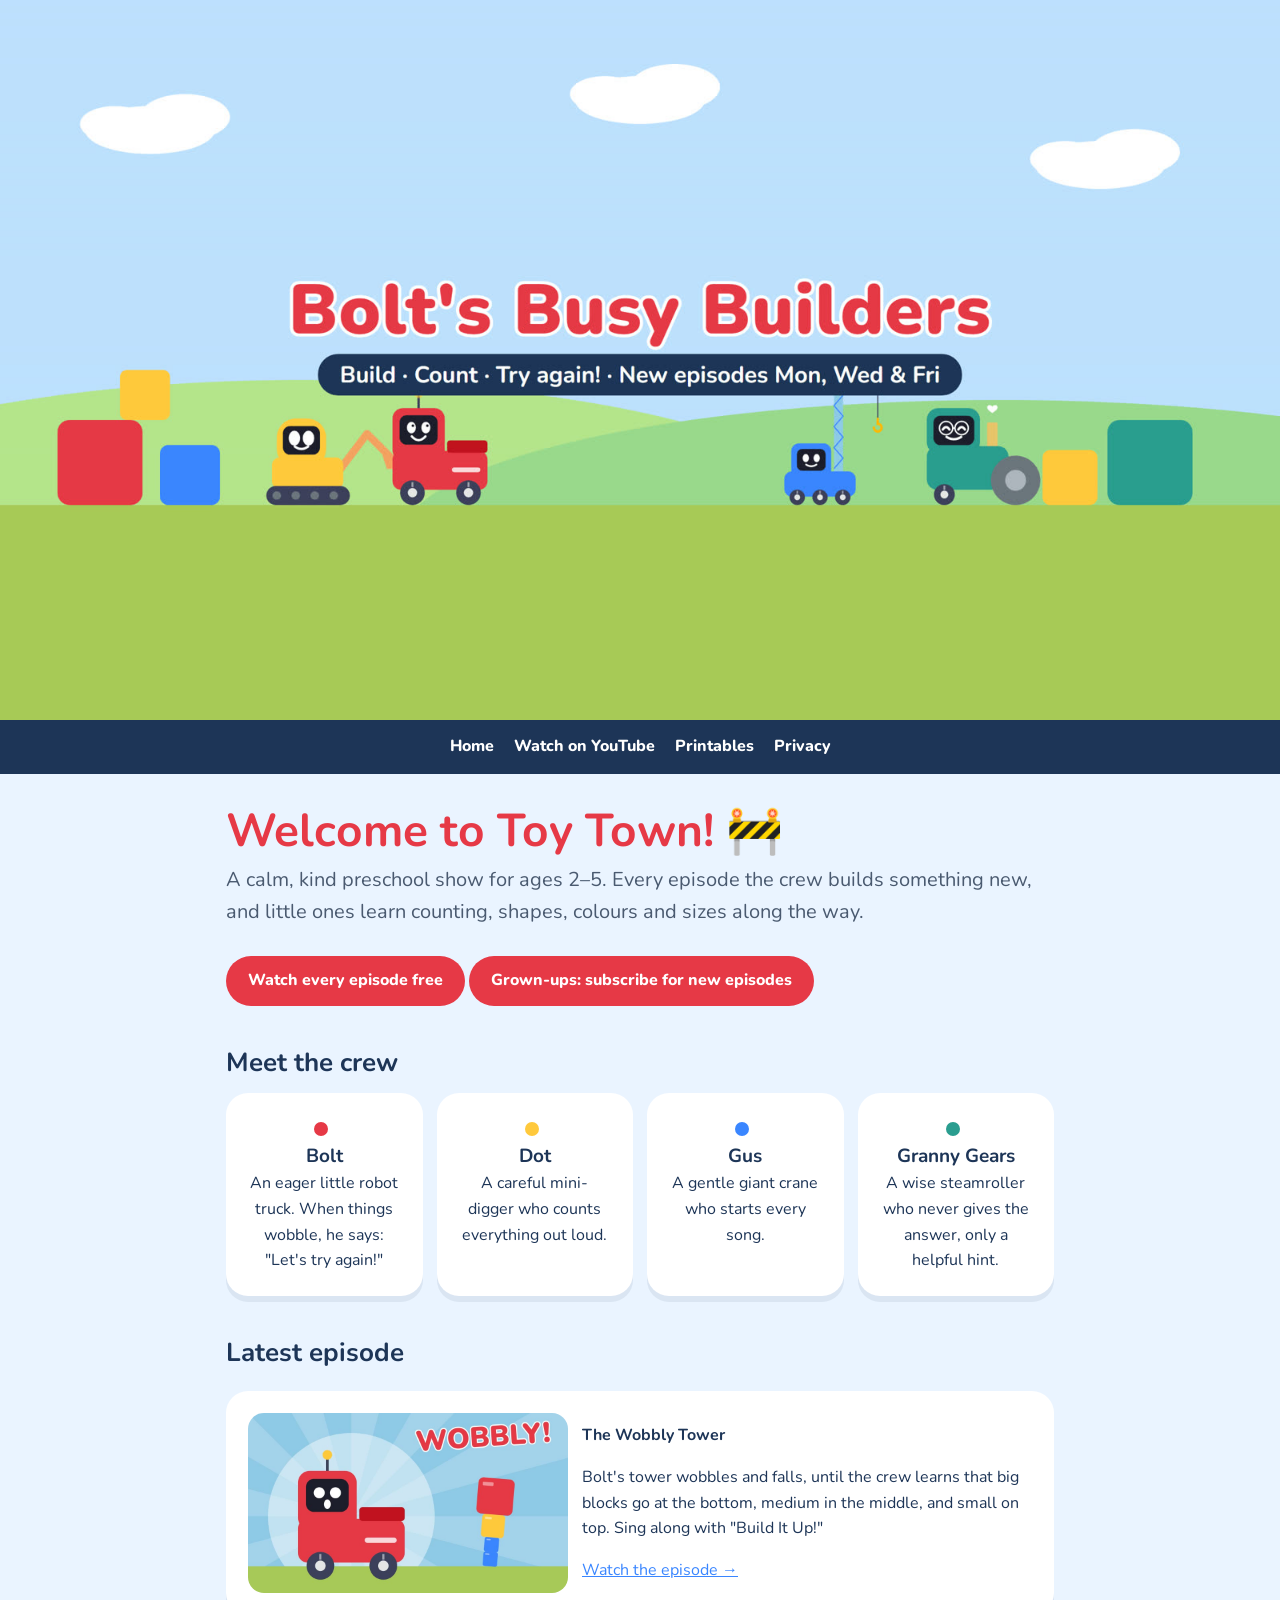
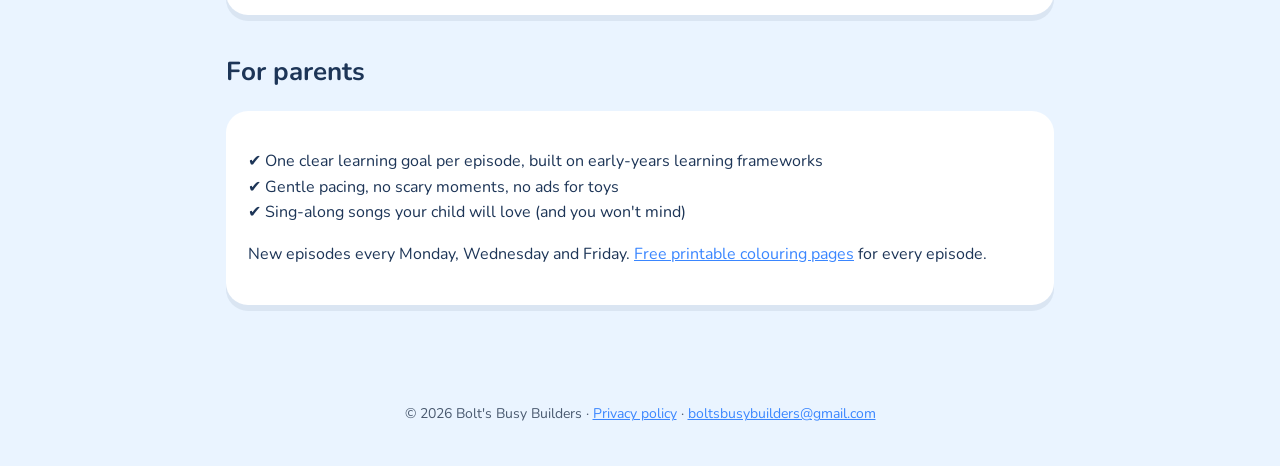
<file: index.html>
<!doctype html>
<html lang="en">
<head>
  <meta charset="utf-8">
  <meta name="viewport" content="width=device-width, initial-scale=1">
  <title>Bolt's Busy Builders</title>
  <meta name="description" content="A calm, kind preschool show for ages 2–5. Bolt the little red robot truck and his crew build something new every episode while little ones learn counting, shapes, colours and sizes.">
  <link rel="icon" href="img/bolt.png">
  <link rel="preconnect" href="https://fonts.googleapis.com">
  <link href="https://fonts.googleapis.com/css2?family=Nunito:wght@600;800&display=swap" rel="stylesheet">
  <link rel="stylesheet" href="style.css">
</head>
<body>
  <header class="hero"><img src="img/banner.jpg" alt="Bolt's Busy Builders: Bolt, Dot, Gus and Granny Gears in Toy Town"></header>
  <nav>
    <a href="./">Home</a>
    <a href="https://www.youtube.com/@BoltsBusyBuilders">Watch on YouTube</a>
    <a href="printables.html">Printables</a>
    <a href="privacy.html">Privacy</a>
  </nav>
  <main>
    <h1>Welcome to Toy Town! 🚧</h1>
    <p class="lead">A calm, kind preschool show for ages 2–5. Every episode the crew builds something new, and little ones learn counting, shapes, colours and sizes along the way.</p>
    <a class="btn" href="https://www.youtube.com/playlist?list=PLDPJHnyGt6yo">Watch every episode free</a>
    <a class="btn" href="https://www.youtube.com/@BoltsBusyBuilders?sub_confirmation=1">Grown-ups: subscribe for new episodes</a>

    <h2>Meet the crew</h2>
    <div class="crew">
      <div class="card"><span class="dot" style="background:#e63946"></span><strong>Bolt</strong>An eager little robot truck. When things wobble, he says: "Let's try again!"</div>
      <div class="card"><span class="dot" style="background:#ffc93c"></span><strong>Dot</strong>A careful mini-digger who counts everything out loud.</div>
      <div class="card"><span class="dot" style="background:#3a86ff"></span><strong>Gus</strong>A gentle giant crane who starts every song.</div>
      <div class="card"><span class="dot" style="background:#2a9d8f"></span><strong>Granny Gears</strong>A wise steamroller who never gives the answer, only a helpful hint.</div>
    </div>

    <h2>Latest episode</h2>
    <div class="card episode">
      <a href="https://youtu.be/Ca8i6HdeKqs"><img src="img/ep01.jpg" alt="The Wobbly Tower episode thumbnail"></a>
      <div>
        <strong>The Wobbly Tower</strong>
        <p>Bolt's tower wobbles and falls, until the crew learns that big blocks go at the bottom, medium in the middle, and small on top. Sing along with "Build It Up!"</p>
        <a href="https://youtu.be/Ca8i6HdeKqs">Watch the episode →</a>
      </div>
    </div>

    <h2>For parents</h2>
    <div class="card">
      <p>✔ One clear learning goal per episode, built on early-years learning frameworks<br>
      ✔ Gentle pacing, no scary moments, no ads for toys<br>
      ✔ Sing-along songs your child will love (and you won't mind)</p>
      <p>New episodes every Monday, Wednesday and Friday. <a href="printables.html">Free printable colouring pages</a> for every episode.</p>
    </div>
  </main>
  <footer>© 2026 Bolt's Busy Builders · <a href="privacy.html">Privacy policy</a> · <a href="mailto:boltsbusybuilders@gmail.com">boltsbusybuilders@gmail.com</a></footer>
</body>
</html>
</file>
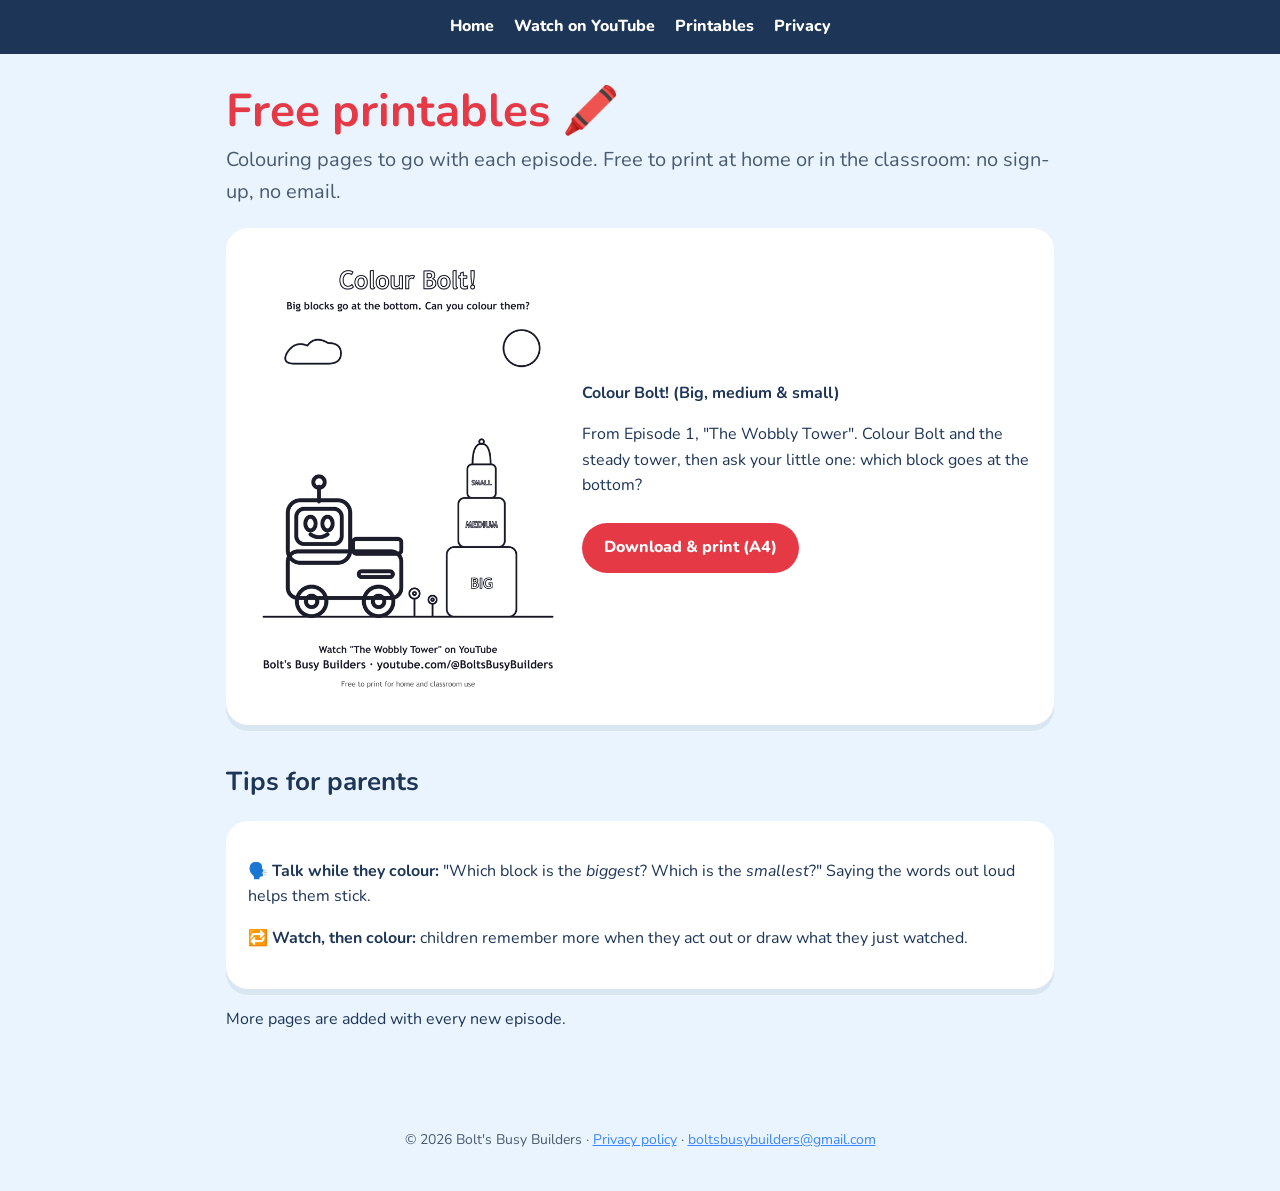
<file: printables.html>
<!doctype html>
<html lang="en">
<head>
  <meta charset="utf-8">
  <meta name="viewport" content="width=device-width, initial-scale=1">
  <title>Free Printables · Bolt's Busy Builders</title>
  <meta name="description" content="Free printable colouring pages and activity sheets for toddlers and preschoolers from Bolt's Busy Builders. Print at home or in the classroom.">
  <link rel="icon" href="img/bolt.png">
  <link href="https://fonts.googleapis.com/css2?family=Nunito:wght@600;800&display=swap" rel="stylesheet">
  <link rel="stylesheet" href="style.css">
</head>
<body>
  <nav>
    <a href="./">Home</a>
    <a href="https://www.youtube.com/@BoltsBusyBuilders">Watch on YouTube</a>
    <a href="printables.html">Printables</a>
    <a href="privacy.html">Privacy</a>
  </nav>
  <main>
    <h1>Free printables 🖍️</h1>
    <p class="lead">Colouring pages to go with each episode. Free to print at home or in the classroom: no sign-up, no email.</p>

    <div class="card episode">
      <a href="printables/bolt-tower-colouring.png" download><img src="printables/bolt-tower-colouring-preview.png" alt="Colouring page: Bolt next to a steady tower of big, medium and small blocks"></a>
      <div>
        <strong>Colour Bolt! (Big, medium &amp; small)</strong>
        <p>From Episode 1, "The Wobbly Tower". Colour Bolt and the steady tower, then ask your little one: which block goes at the bottom?</p>
        <a class="btn" href="printables/bolt-tower-colouring.png" download>Download &amp; print (A4)</a>
      </div>
    </div>

    <h2>Tips for parents</h2>
    <div class="card">
      <p>🗣️ <strong>Talk while they colour:</strong> "Which block is the <em>biggest</em>? Which is the <em>smallest</em>?" Saying the words out loud helps them stick.</p>
      <p>🔁 <strong>Watch, then colour:</strong> children remember more when they act out or draw what they just watched.</p>
    </div>
    <p>More pages are added with every new episode.</p>
  </main>
  <footer>© 2026 Bolt's Busy Builders · <a href="privacy.html">Privacy policy</a> · <a href="mailto:boltsbusybuilders@gmail.com">boltsbusybuilders@gmail.com</a></footer>
</body>
</html>
</file>
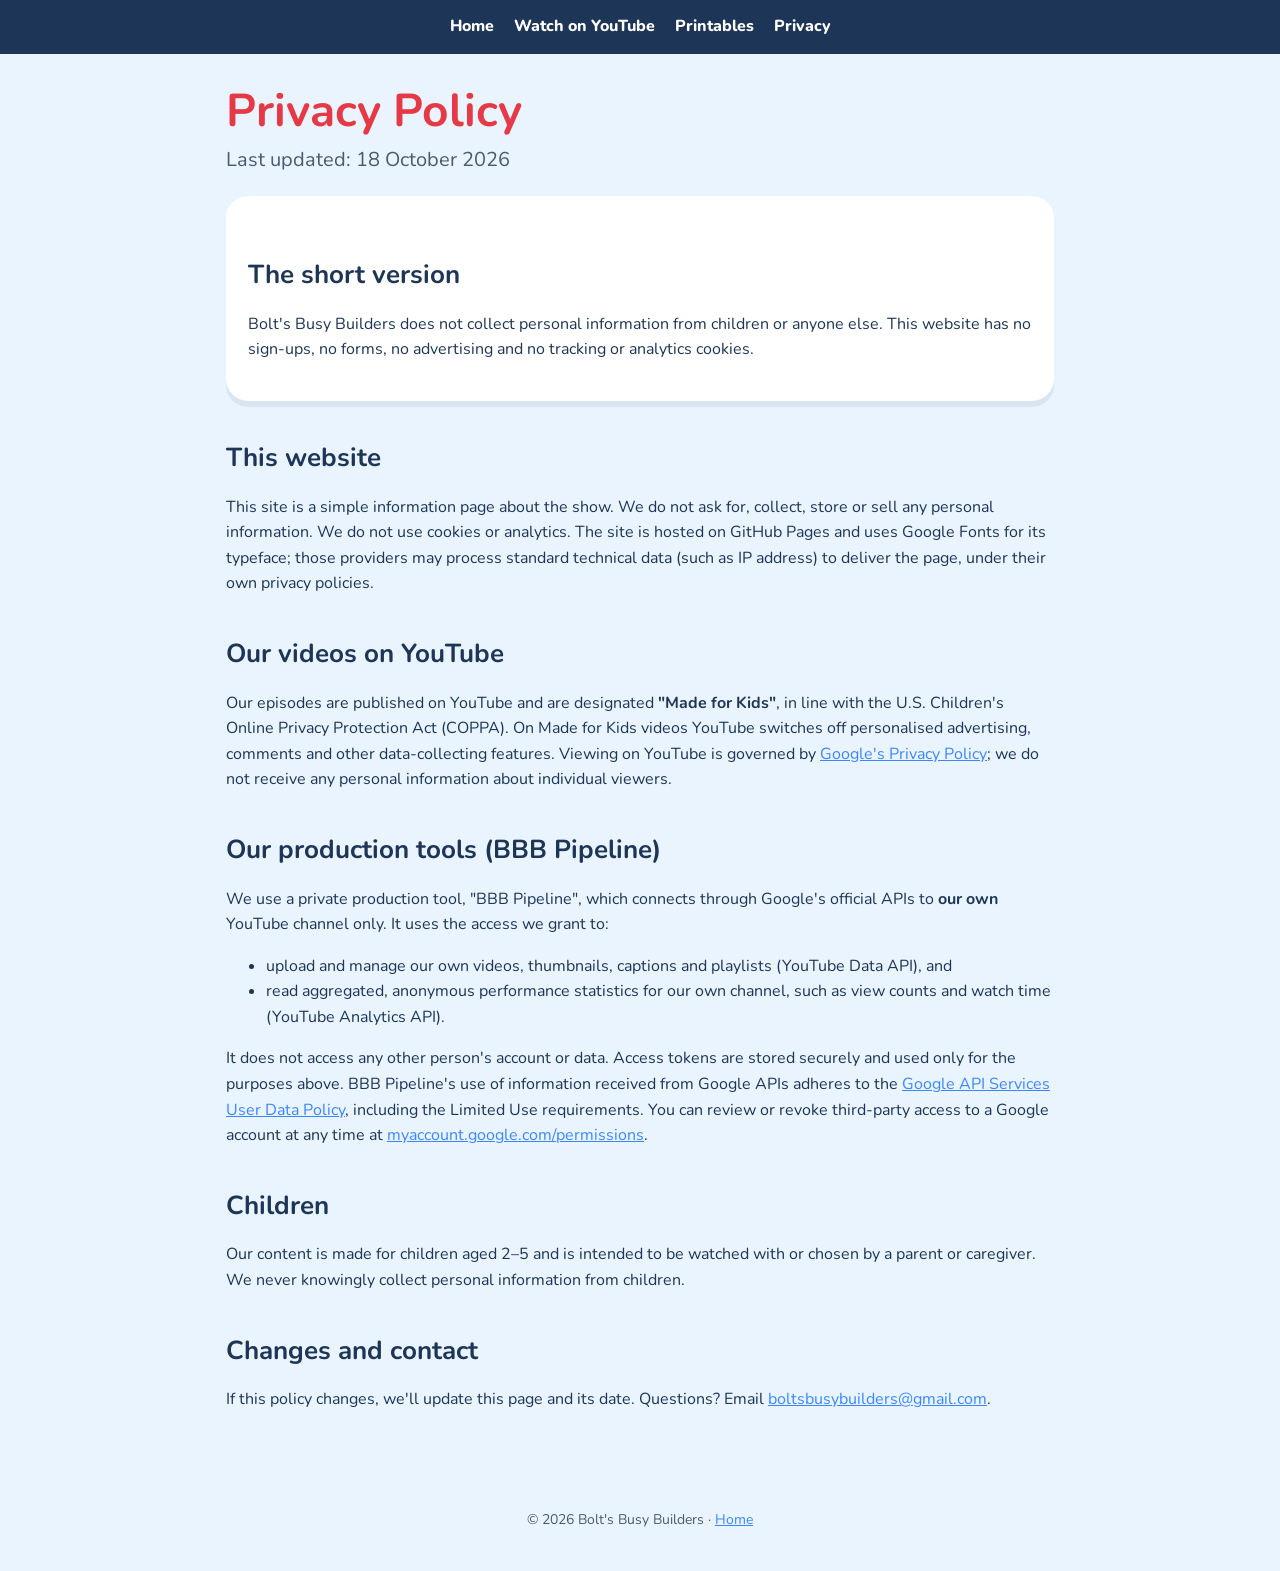
<file: privacy.html>
<!doctype html>
<html lang="en">
<head>
  <meta charset="utf-8">
  <meta name="viewport" content="width=device-width, initial-scale=1">
  <title>Privacy Policy · Bolt's Busy Builders</title>
  <link rel="icon" href="img/bolt.png">
  <link href="https://fonts.googleapis.com/css2?family=Nunito:wght@600;800&display=swap" rel="stylesheet">
  <link rel="stylesheet" href="style.css">
</head>
<body>
  <nav>
    <a href="./">Home</a>
    <a href="https://www.youtube.com/@BoltsBusyBuilders">Watch on YouTube</a>
    <a href="printables.html">Printables</a>
    <a href="privacy.html">Privacy</a>
  </nav>
  <main>
    <h1>Privacy Policy</h1>
    <p class="lead">Last updated: 18 October 2026</p>

    <div class="card">
      <h2>The short version</h2>
      <p>Bolt's Busy Builders does not collect personal information from children or anyone else. This website has no sign-ups, no forms, no advertising and no tracking or analytics cookies.</p>
    </div>

    <h2>This website</h2>
    <p>This site is a simple information page about the show. We do not ask for, collect, store or sell any personal information. We do not use cookies or analytics. The site is hosted on GitHub Pages and uses Google Fonts for its typeface; those providers may process standard technical data (such as IP address) to deliver the page, under their own privacy policies.</p>

    <h2>Our videos on YouTube</h2>
    <p>Our episodes are published on YouTube and are designated <strong>"Made for Kids"</strong>, in line with the U.S. Children's Online Privacy Protection Act (COPPA). On Made for Kids videos YouTube switches off personalised advertising, comments and other data-collecting features. Viewing on YouTube is governed by <a href="https://policies.google.com/privacy">Google's Privacy Policy</a>; we do not receive any personal information about individual viewers.</p>

    <h2>Our production tools (BBB Pipeline)</h2>
    <p>We use a private production tool, "BBB Pipeline", which connects through Google's official APIs to <strong>our own</strong> YouTube channel only. It uses the access we grant to:</p>
    <ul>
      <li>upload and manage our own videos, thumbnails, captions and playlists (YouTube Data API), and</li>
      <li>read aggregated, anonymous performance statistics for our own channel, such as view counts and watch time (YouTube Analytics API).</li>
    </ul>
    <p>It does not access any other person's account or data. Access tokens are stored securely and used only for the purposes above. BBB Pipeline's use of information received from Google APIs adheres to the <a href="https://developers.google.com/terms/api-services-user-data-policy">Google API Services User Data Policy</a>, including the Limited Use requirements. You can review or revoke third-party access to a Google account at any time at <a href="https://myaccount.google.com/permissions">myaccount.google.com/permissions</a>.</p>

    <h2>Children</h2>
    <p>Our content is made for children aged 2–5 and is intended to be watched with or chosen by a parent or caregiver. We never knowingly collect personal information from children.</p>

    <h2>Changes and contact</h2>
    <p>If this policy changes, we'll update this page and its date. Questions? Email <a href="mailto:boltsbusybuilders@gmail.com">boltsbusybuilders@gmail.com</a>.</p>
  </main>
  <footer>© 2026 Bolt's Busy Builders · <a href="./">Home</a></footer>
</body>
</html>
</file>
<file: style.css>
:root {
  --red: #e63946;
  --yellow: #ffc93c;
  --blue: #3a86ff;
  --green: #2a9d8f;
  --ink: #1d3557;
  --sky: #eaf4ff;
  --paper: #ffffff;
  --muted: #4a5a70;
}
* { box-sizing: border-box; }
body {
  margin: 0;
  font-family: "Nunito", "Trebuchet MS", Arial, sans-serif;
  color: var(--ink);
  background: var(--sky);
  line-height: 1.6;
}
a { color: var(--blue); }
header.hero { background: var(--paper); }
header.hero img { display: block; width: 100%; height: auto; }
nav {
  display: flex; gap: 20px; justify-content: center; flex-wrap: wrap;
  padding: 14px 16px; background: var(--ink);
}
nav a { color: #fff; font-weight: 800; text-decoration: none; }
main { max-width: 860px; margin: 0 auto; padding: 32px 16px 56px; }
h1 { font-size: clamp(30px, 6vw, 46px); color: var(--red); margin: 0 0 8px; line-height: 1.1; }
h2 { font-size: 26px; margin: 36px 0 10px; }
.lead { font-size: 20px; color: var(--muted); margin-top: 0; }
.card {
  background: var(--paper); border-radius: 22px; padding: 22px;
  box-shadow: 0 6px 0 rgba(29, 53, 87, 0.08); margin: 18px 0;
}
.crew { display: grid; grid-template-columns: repeat(auto-fit, minmax(170px, 1fr)); gap: 14px; }
.crew .card { margin: 0; text-align: center; }
.crew strong { display: block; font-size: 19px; }
.dot { display: inline-block; width: 14px; height: 14px; border-radius: 50%; margin-right: 6px; vertical-align: middle; }
.btn {
  display: inline-block; background: var(--red); color: #fff; font-weight: 800;
  padding: 12px 22px; border-radius: 999px; text-decoration: none; margin-top: 8px;
}
.episode { display: grid; grid-template-columns: minmax(0, 1fr); gap: 14px; }
@media (min-width: 640px) { .episode { grid-template-columns: 320px minmax(0, 1fr); align-items: center; } }
.episode img { width: 100%; border-radius: 16px; display: block; }
footer { text-align: center; color: var(--muted); font-size: 14px; padding: 24px 16px 40px; }
</file>
